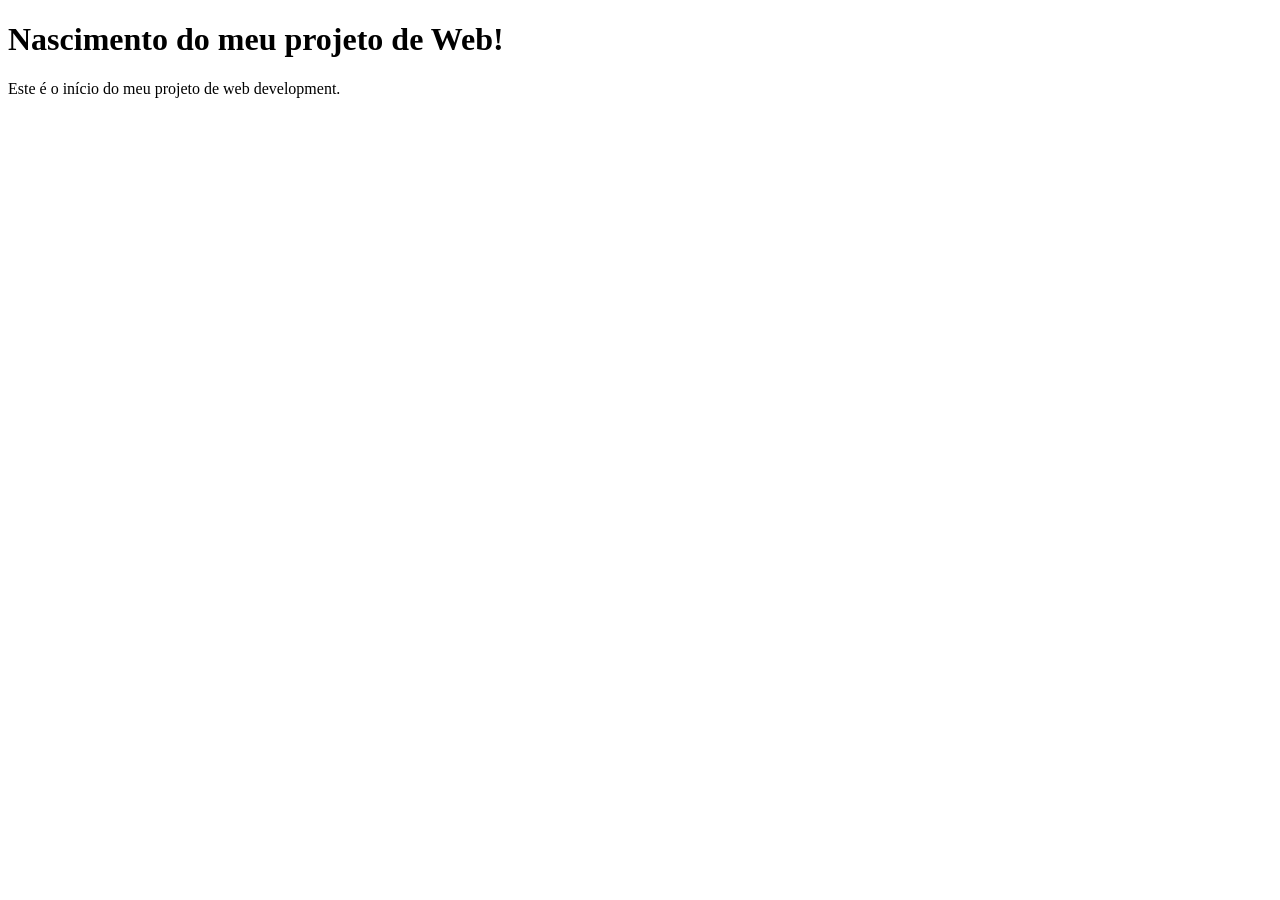
<file: index.html>
<!DOCTYPE html>
<html lang="pt-br">
<head>
    <meta charset="UTF-8">
    <meta name="viewport" content="width=device-width, initial-scale=1.0">
    <title>Nascimento do meu Projeto</title>
</head>
<body>
    <h1>Nascimento do meu projeto de Web!</h1>

    <p>Este é o início do meu projeto de web development.</p>
</body>
</html>
</file>
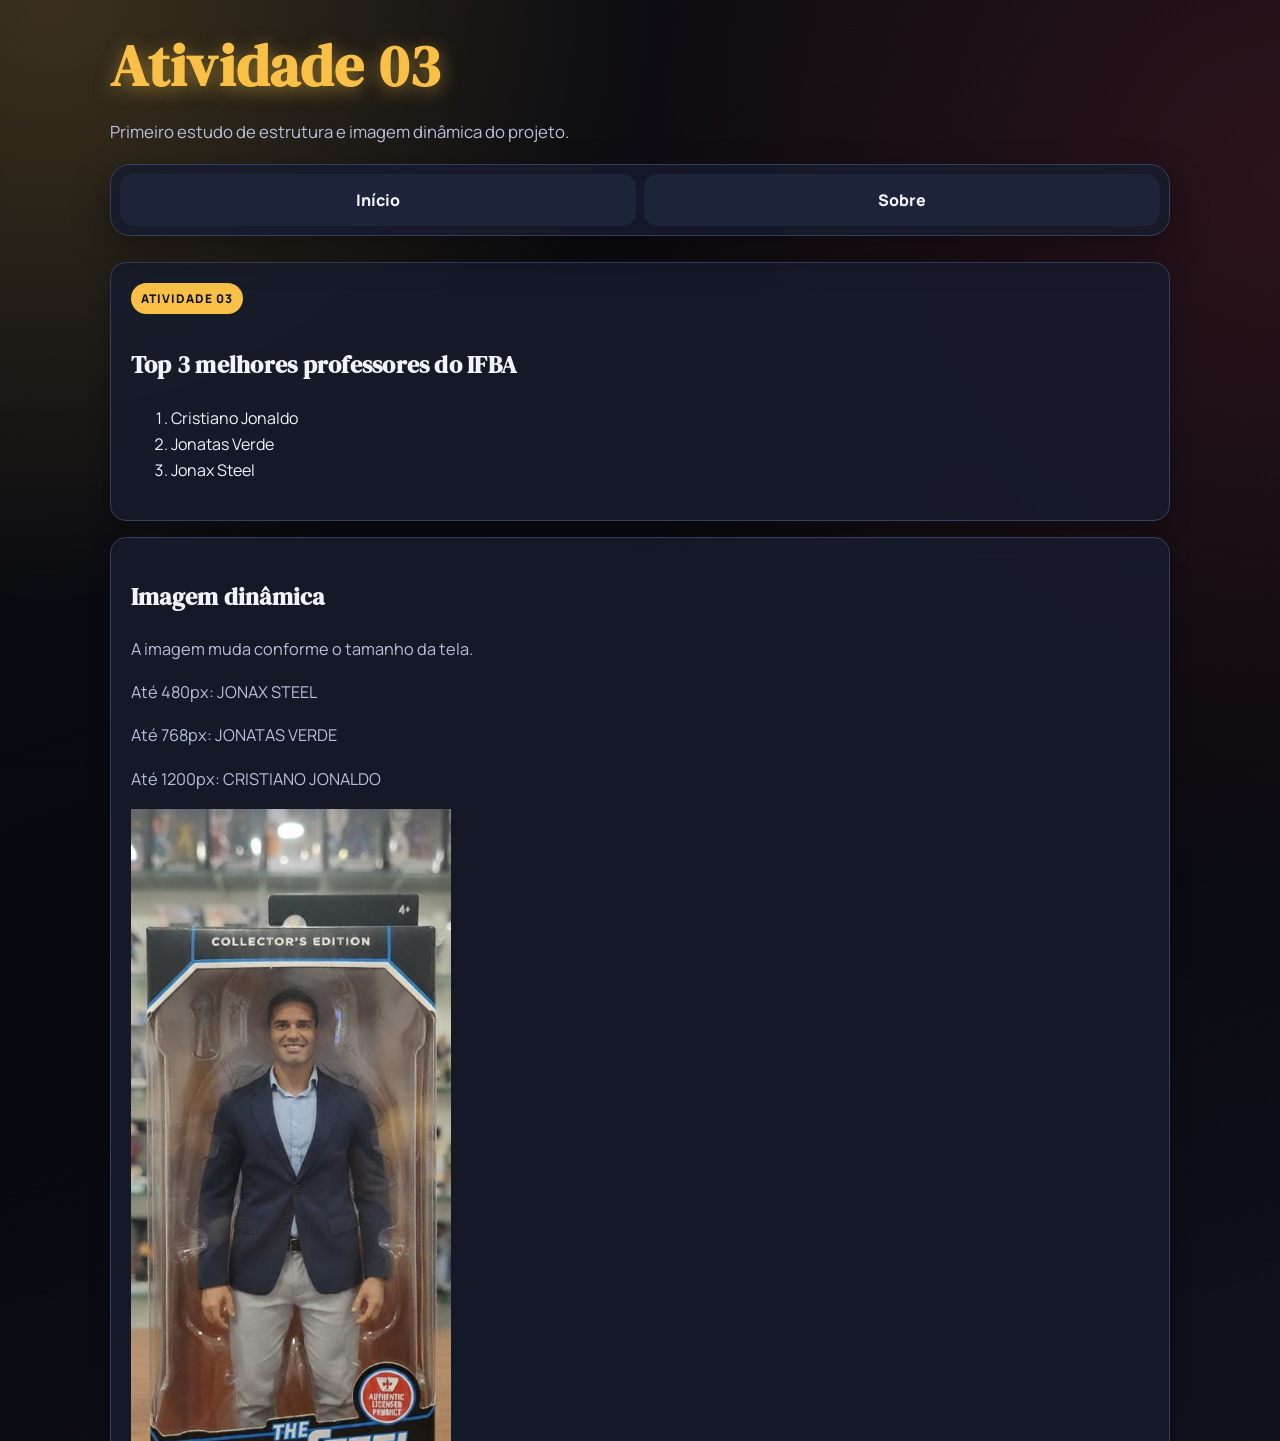
<file: infraestructure/pages/atividade-3.html>
﻿<!DOCTYPE html>
<html lang="pt-br">
<head>
    <meta charset="UTF-8">
    <meta name="viewport" content="width=device-width, initial-scale=1.0">
    <title>CinePrime | Atividade 03</title>

    <link rel="icon" href="../assets/images/logoCinema.png" type="image/png">
    <link rel="stylesheet" href="../assets/css/menu.css">
</head>
<body>
    <header>
        <h1>Atividade 03</h1>
        <p>Primeiro estudo de estrutura e imagem dinâmica do projeto.</p>

        <nav id="menu" aria-label="Menu principal">
            <ul>
                <li><a href="index.html">Início</a></li>
                <li><a href="sobre.html">Sobre</a></li>
            </ul>
        </nav>
    </header>

    <main class="container">
        <section class="box">
            <span class="badge">Atividade 03</span>
            <h2>Top 3 melhores professores do IFBA</h2>
            <ol>
                <li>Cristiano Jonaldo</li>
                <li>Jonatas Verde</li>
                <li>Jonax Steel</li>
            </ol>
        </section>

        <section class="box">
            <h2>Imagem dinâmica</h2>
            <p>A imagem muda conforme o tamanho da tela.</p>
            <p>Até 480px: JONAX STEEL</p>
            <p>Até 768px: JONATAS VERDE</p>
            <p>Até 1200px: CRISTIANO JONALDO</p>

            <picture>
                <source media="(max-width: 480px)" srcset="../assets/images/JONAX%20STEEL.jpeg" type="image/jpeg">
                <source media="(max-width: 768px)" srcset="../assets/images/JONATAS%20VERDE.png" type="image/png">
                <source media="(max-width: 1200px)" srcset="../assets/images/CRISTIANO%20JONALDO.png" type="image/png">
                <img src="../assets/images/CRISTIANO%20JONALDO.png" alt="Imagem dinâmica dos professores" width="320">
            </picture>
        </section>

        <p><a class="btn" href="index.html">Voltar para página inicial</a></p>
    </main>
</body>
</html>
</file>
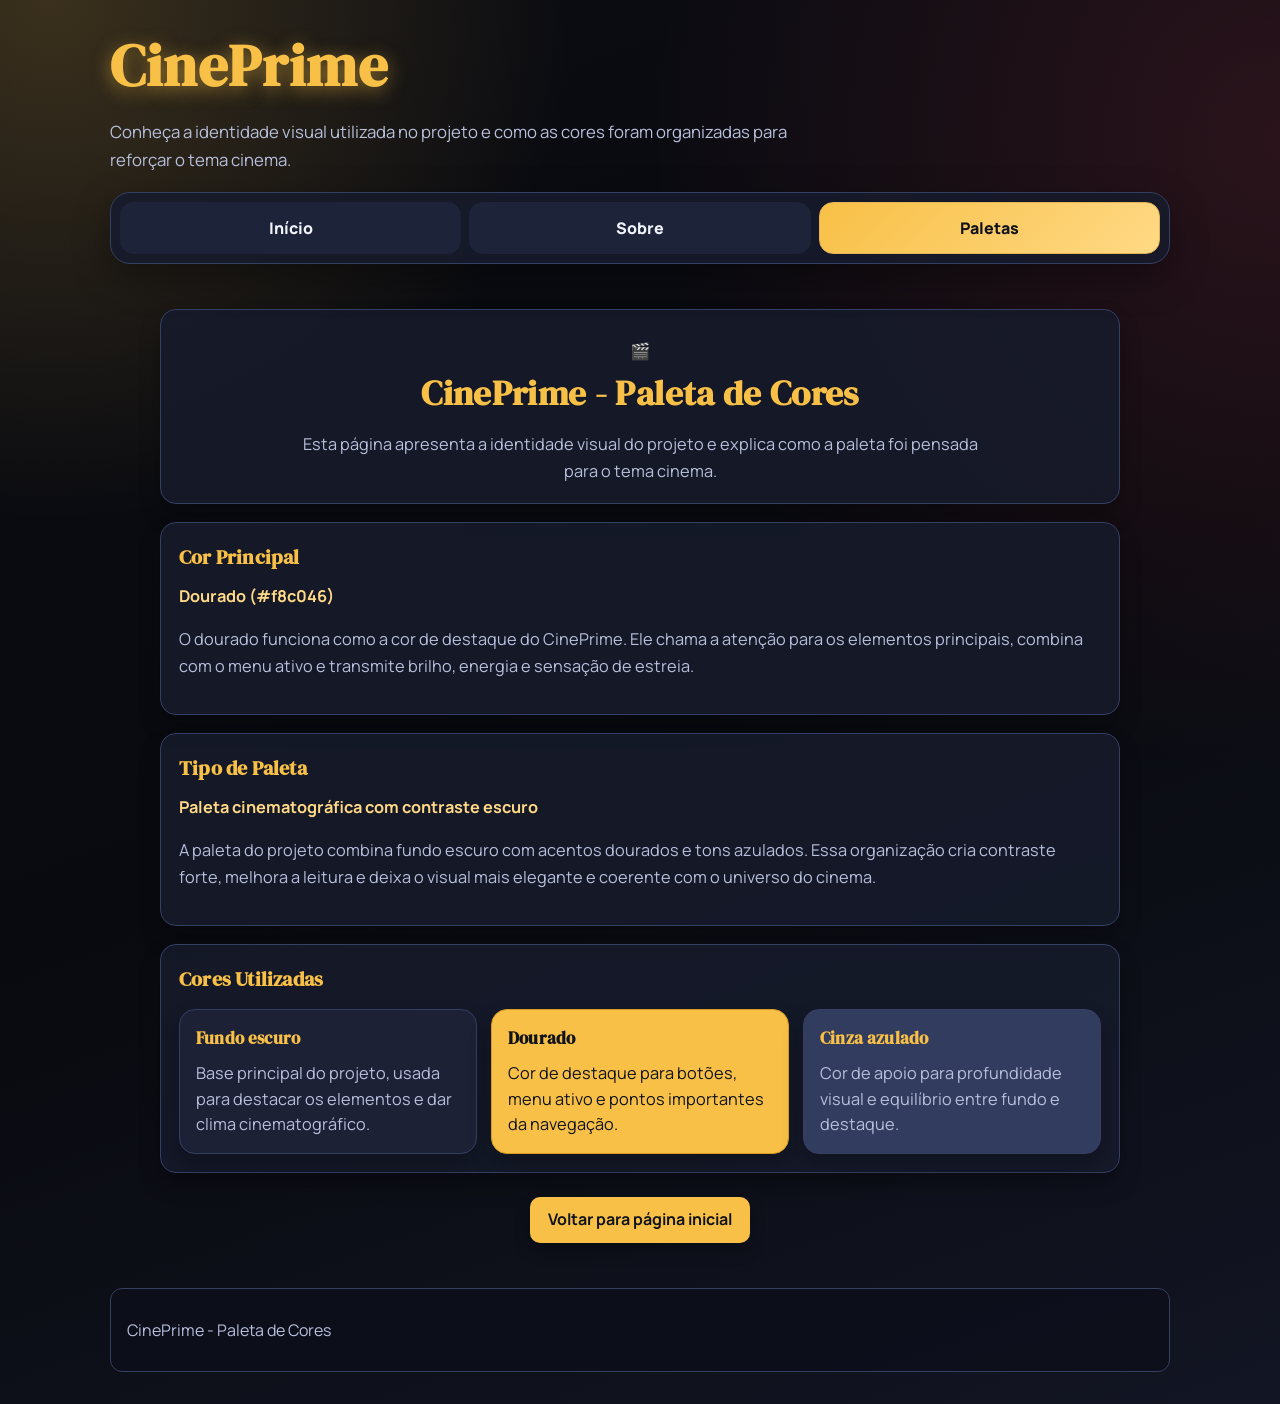
<file: infraestructure/pages/paletas.html>
﻿<!DOCTYPE html>
<html lang="pt-br">
<head>
    <meta charset="UTF-8">
    <meta name="viewport" content="width=device-width, initial-scale=1.0">
    <title>CinePrime | Paleta de Cores</title>

    <link rel="icon" href="../assets/images/logoCinema.png" type="image/png">
    <link rel="stylesheet" href="../assets/css/menu.css">
    <link rel="stylesheet" href="../assets/css/atividade-5.css">
</head>
<body>
    <header>
        <h1>CinePrime</h1>
        <p>Conheça a identidade visual utilizada no projeto e como as cores foram organizadas para reforçar o tema cinema.</p>

        <nav id="menu" aria-label="Menu principal">
            <ul>
                <li><a href="index.html">Início</a></li>
                <li><a href="sobre.html">Sobre</a></li>

                <li><a class="ativo" href="paletas.html">Paletas</a></li>
            </ul>
        </nav>
    </header>

    <main class="container">
        <section class="hero" aria-labelledby="titulo-paletas">
            <p class="emoji" aria-hidden="true">🎬</p>
            <h2 id="titulo-paletas">CinePrime - Paleta de Cores</h2>
            <p>Esta página apresenta a identidade visual do projeto e explica como a paleta foi pensada para o tema cinema.</p>
        </section>

        <section class="box">
            <h2>Cor Principal</h2>
            <p class="subtitulo">Dourado (#f8c046)</p>
            <p>O dourado funciona como a cor de destaque do CinePrime. Ele chama a atenção para os elementos principais, combina com o menu ativo e transmite brilho, energia e sensação de estreia.</p>
        </section>

        <section class="box">
            <h2>Tipo de Paleta</h2>
            <p class="subtitulo">Paleta cinematográfica com contraste escuro</p>
            <p>A paleta do projeto combina fundo escuro com acentos dourados e tons azulados. Essa organização cria contraste forte, melhora a leitura e deixa o visual mais elegante e coerente com o universo do cinema.</p>
        </section>

        <section class="box">
            <h2>Cores Utilizadas</h2>

            <div class="grade-paleta">
                <article class="card-cor cor-escura">
                    <h3>Fundo escuro</h3>
                    <p>Base principal do projeto, usada para destacar os elementos e dar clima cinematográfico.</p>
                </article>

                <article class="card-cor cor-dourada">
                    <h3>Dourado</h3>
                    <p>Cor de destaque para botões, menu ativo e pontos importantes da navegação.</p>
                </article>

                <article class="card-cor cor-azulada">
                    <h3>Cinza azulado</h3>
                    <p>Cor de apoio para profundidade visual e equilíbrio entre fundo e destaque.</p>
                </article>
            </div>
        </section>

        <nav class="acoes" aria-label="Navegação da página">
            <a class="botao" href="index.html">Voltar para página inicial</a>
        </nav>
    </main>

    <footer>
        <p>CinePrime - Paleta de Cores</p>
    </footer>
</body>
</html>
</file>
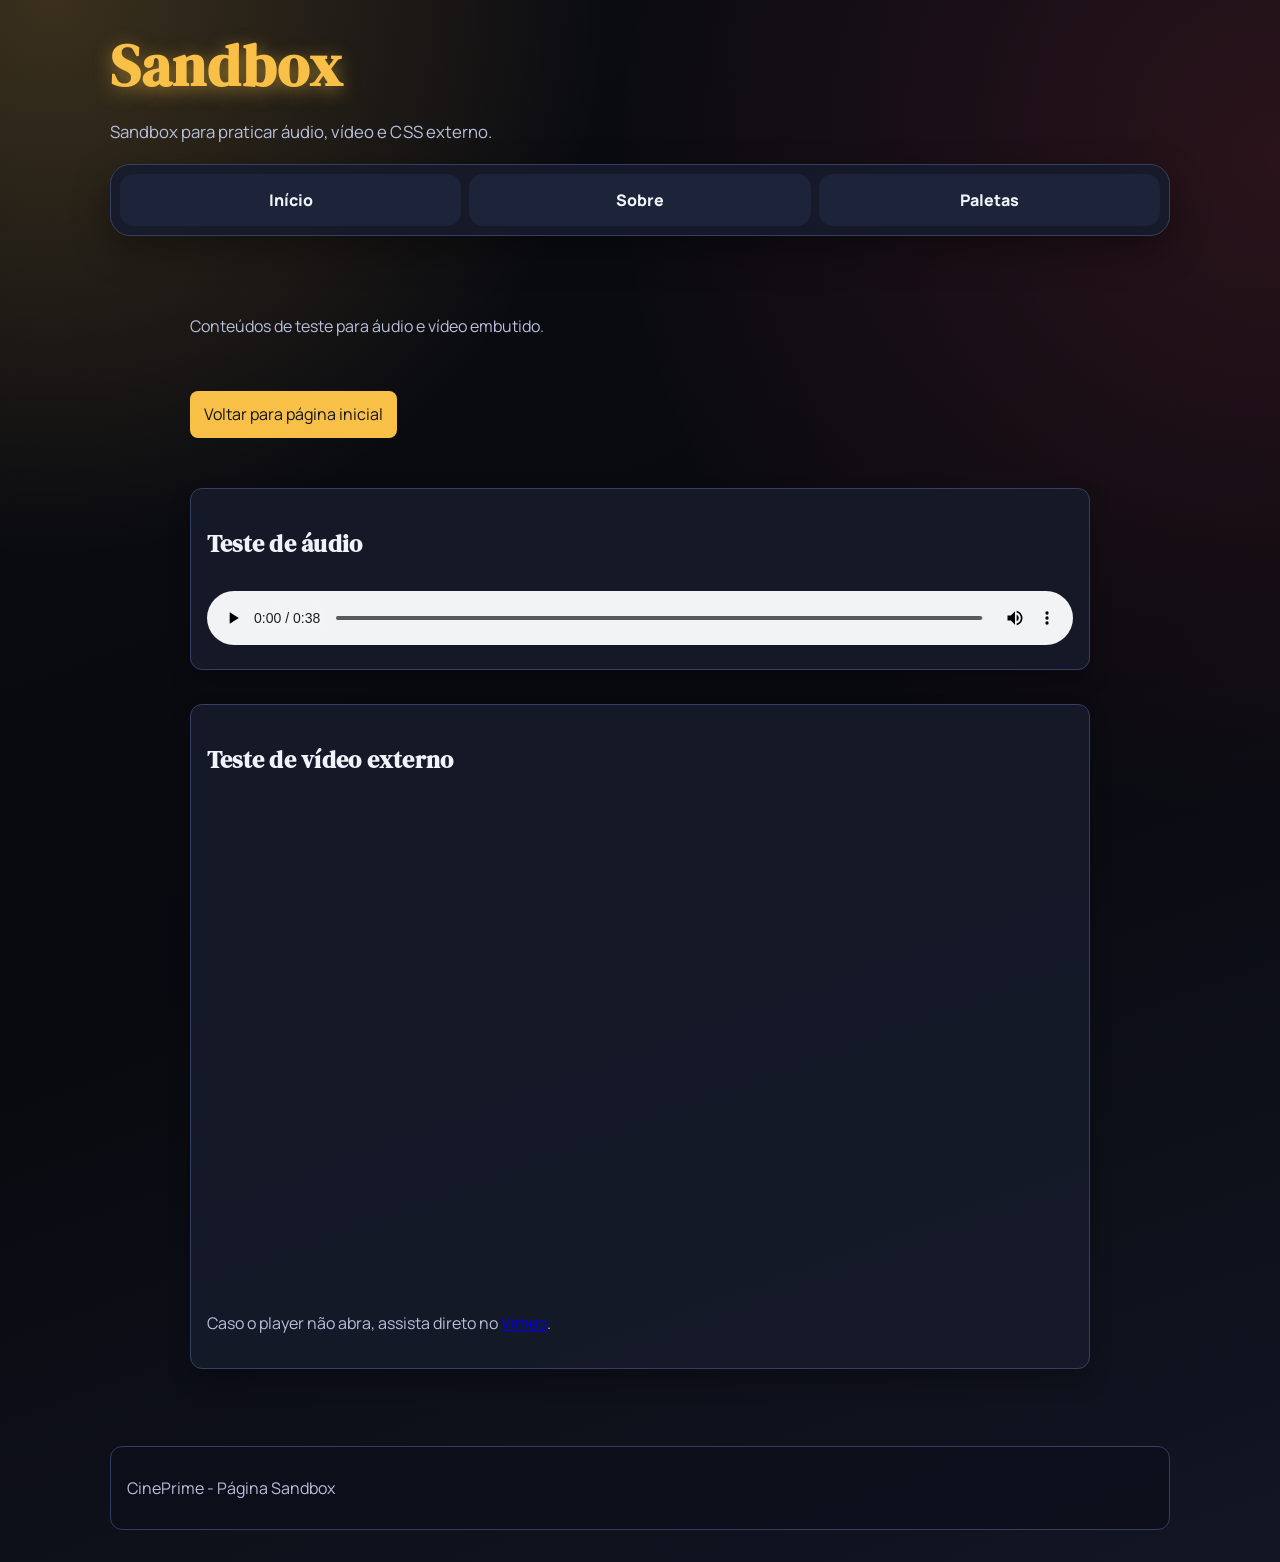
<file: infraestructure/pages/sandbox.html>
﻿<!DOCTYPE html>
<html lang="pt-br">
<head>
    <meta charset="UTF-8">
    <meta name="viewport" content="width=device-width, initial-scale=1.0">
    <title>CinePrime | Sandbox</title>

    <link rel="icon" href="../assets/images/logoCinema.png" type="image/png">
    <link rel="stylesheet" href="../assets/css/menu.css">
    <link rel="stylesheet" href="../assets/css/atividade-4.css">
</head>
<body>
    <header>
        <h1>Sandbox</h1>
        <p>Sandbox para praticar áudio, vídeo e CSS externo.</p>

        <nav id="menu" aria-label="Menu principal">
            <ul>
                <li><a href="index.html">Início</a></li>
                <li><a href="sobre.html">Sobre</a></li>

                <li><a href="paletas.html">Paletas</a></li>
            </ul>
        </nav>
    </header>

    <main class="container">
        <p class="descricao">Conteúdos de teste para áudio e vídeo embutido.</p>

        <p><a class="voltar" href="index.html">Voltar para página inicial</a></p>

        <section class="bloco">
            <h2>Teste de áudio</h2>
            <audio controls preload="metadata" autoplay loop>
                <source src="../assets/audios/subi-no-pe-de-pera-bob-128k.mp3" type="audio/mpeg">
                <p>
                    Seu navegador não reproduz áudio.
                    <a href="../assets/audios/subi-no-pe-de-pera-bob-128k.mp3" download="subi-no-pe-de-pera-bob-128k.mp3">Clique aqui para baixar</a>.
                </p>
            </audio>
        </section>

        <section class="bloco">
            <h2>Teste de vídeo externo</h2>
            <iframe
                src="https://player.vimeo.com/video/76979871"
                title="Vídeo externo no Vimeo"
                allow="autoplay; fullscreen; picture-in-picture"
                allowfullscreen>
            </iframe>
            <p>
                Caso o player não abra, assista direto no
                <a href="https://vimeo.com/76979871" target="_blank" rel="noopener noreferrer">Vimeo</a>.
            </p>
        </section>
    </main>

    <footer>
        <p>CinePrime - Página Sandbox</p>
    </footer>
</body>
</html>
</file>
<file: infraestructure/assets/css/menu.css>
@import url("https://fonts.googleapis.com/css2?family=DM+Serif+Display:ital@0;1&family=Manrope:wght@400;600;700;800&display=swap");

:root {
    --bg: #0b0c12;
    --bg-soft: #131624;
    --surface: #171b2d;
    --surface-2: #1d2338;
    --line: #353f63;
    --text: #f1f3fb;
    --muted: #b8bfdb;
    --gold: #f8c046;
    --gold-strong: #d99c22;
    --danger: #d43f52;
}

* {
    box-sizing: border-box;
}

body {
    margin: 0;
    min-height: 100vh;
    color: var(--text);
    font-family: "Manrope", "Segoe UI", sans-serif;
    line-height: 1.6;
    -webkit-font-smoothing: antialiased;
    -moz-osx-font-smoothing: grayscale;
    text-rendering: optimizeLegibility;
    background:
        radial-gradient(circle at 4% 0%, rgba(248, 192, 70, 0.2) 0%, rgba(248, 192, 70, 0) 28%),
        radial-gradient(circle at 100% 10%, rgba(212, 63, 82, 0.16) 0%, rgba(212, 63, 82, 0) 35%),
        linear-gradient(160deg, var(--bg) 0%, #090a0f 52%, #121523 100%);
}

body > header,
main,
body > footer {
    width: 94%;
    margin-left: auto;
    margin-right: auto;
}

body > header {
    margin-top: 28px;
}

h1,
h2,
h3 {
    font-family: "DM Serif Display", Georgia, serif;
    letter-spacing: 0.01em;
}

header h1 {
    margin: 0;
    font-size: clamp(2.4rem, 4.5vw, 3.8rem);
    color: var(--gold);
    text-shadow: 0 4px 18px rgba(248, 192, 70, 0.5);
    letter-spacing: 0.02em;
}

header p {
    margin: 6px 0 0;
    max-width: 70ch;
    color: var(--muted);
    font-size: 1.05rem;
}

#menu {
    margin-top: 18px;
    border: 1px solid var(--line);
    border-radius: 20px;
    background: rgba(23, 27, 45, 0.86);
    backdrop-filter: blur(5px);
    box-shadow: 0 14px 36px rgba(0, 0, 0, 0.35);
    padding: 9px;
}

#menu ul {
    list-style: none;
    margin: 0;
    padding: 0;
    display: flex;
    flex-direction: column;
    gap: 8px;
}

#menu li {
    flex: 1 1 100%;
}

#menu a {
    display: block;
    text-decoration: none;
    text-align: center;
    font-weight: 800;
    color: var(--text);
    border: 1px solid transparent;
    background: var(--surface-2);
    border-radius: 14px;
    padding: 12px 14px;
    transition: transform 0.2s ease, background-color 0.2s ease, border-color 0.2s ease;
}

#menu a:hover,
#menu a:focus-visible {
    transform: translateY(-2px);
    background: #232b48;
    border-color: #4f5f98;
    outline: none;
}

#menu a:hover {
    transform: translateY(-2px) scale(1.03);
}

#menu a.ativo {
    color: #11131c;
    background: linear-gradient(135deg, var(--gold), #ffd985);
    border-color: #e1b45a;
}

main {
    margin-top: 26px;
    display: grid;
    gap: 16px;
}

.box,
.hero,
.card,
.movie,
.contact-form {
    border: 1px solid var(--line);
    border-radius: 16px;
    background: rgba(23, 27, 45, 0.82);
    box-shadow: 0 12px 22px rgba(0, 0, 0, 0.24);
}

.hero,
.box,
.contact-form {
    padding: 20px;
}

.hero p,
.box p {
    color: var(--muted);
    font-size: 1.02rem;
}

.grid {
    display: grid;
    grid-template-columns: 1fr;
    gap: 14px;
}

.card,
.movie {
    padding: 16px;
}

.card h3,
.movie h3 {
    margin: 0 0 8px;
}

.badge {
    display: inline-block;
    margin-bottom: 12px;
    font-size: 0.75rem;
    font-weight: 800;
    text-transform: uppercase;
    letter-spacing: 0.08em;
    color: #10131e;
    background: var(--gold);
    border-radius: 999px;
    padding: 6px 10px;
}

.btn {
    display: inline-block;
    margin-top: 10px;
    text-decoration: none;
    font-weight: 700;
    color: #151823;
    background: var(--gold);
    border-radius: 10px;
    padding: 10px 14px;
}

.btn:hover {
    background: #ffd985;
}

.price {
    color: var(--gold);
    font-weight: 800;
}

.contact-form {
    display: grid;
    gap: 10px;
}

.contact-form label {
    font-weight: 700;
}

.contact-form input,
.contact-form textarea,
.contact-form select {
    width: 100%;
    border: 1px solid #425084;
    border-radius: 10px;
    padding: 10px 12px;
    background: #0f1322;
    color: var(--text);
    font: inherit;
}

.contact-form textarea {
    min-height: 110px;
    resize: vertical;
}

footer {
    margin: 24px auto 32px;
    padding: 12px 16px;
    border: 1px solid var(--line);
    border-radius: 12px;
    background: rgba(12, 15, 26, 0.85);
    color: var(--muted);
}

p,
li {
    line-height: 1.65;
}

picture img,
img {
    max-width: 100%;
    height: auto;
}

@media (min-width: 601px) {
    body > header,
    main,
    body > footer {
        width: 92%;
    }

    body > header {
        margin-top: 20px;
    }

    #menu ul {
        flex-direction: row;
        flex-wrap: wrap;
    }

    #menu li {
        flex: 1 1 48%;
    }

    .grid {
        grid-template-columns: repeat(auto-fit, minmax(45%, 1fr));
    }
}

@media (min-width: 1025px) {
    body > header,
    main,
    body > footer {
        width: min(1060px, 88%);
    }

    #menu li {
        flex: 1 1 30%;
    }

    .grid {
        grid-template-columns: repeat(auto-fit, minmax(30%, 1fr));
    }
}
</file>
<file: infraestructure/assets/css/atividade-5.css>
/* ========================================
   ESTILOS ESPECÍFICOS - PALETAS (Atividade 5)
   ======================================== */

.container {
    width: 94%;
    margin: 6% auto;
    display: grid;
    gap: 18px;
}

.hero,
.box,
.card-cor {
    border: 1px solid var(--line);
    border-radius: 16px;
    background: rgba(23, 27, 45, 0.82);
    box-shadow: 0 12px 22px rgba(0, 0, 0, 0.24);
}

.hero,
.box {
    padding: 20px;
}

.hero {
    text-align: center;
}

.emoji {
    margin: 0 0 10px;
    font-size: 2rem;
}

.hero h2 {
    margin: 0;
    color: var(--gold);
    font-size: clamp(1.7rem, 3vw, 2.2rem);
}

.hero p,
.box p {
    color: var(--muted);
}

.hero p {
    margin: 10px auto 0;
    max-width: 70ch;
}

.box h2 {
    margin: 0 0 10px;
    color: var(--gold);
    font-size: 1.25rem;
}

.subtitulo {
    margin-top: 6px !important;
    color: #ffd985 !important;
    font-weight: 700;
}

.grade-paleta {
    display: grid;
    grid-template-columns: 1fr;
    gap: 14px;
    margin-top: 14px;
}

.card-cor {
    padding: 16px;
}

.card-cor h3 {
    margin: 0 0 8px;
    color: var(--gold);
    font-size: 1.05rem;
}

.card-cor p {
    margin: 0;
    color: var(--muted);
    line-height: 1.55;
}

.cor-escura {
    background: rgba(29, 35, 56, 0.9);
}

.cor-dourada {
    background: #f8c046;
    border-color: #d99c22;
}

.cor-azulada {
    background: rgba(53, 63, 100, 0.92);
}

.cor-escura,
.cor-dourada,
.cor-azulada {
    min-height: 118px;
    display: flex;
    flex-direction: column;
    justify-content: center;
    transition: transform 0.22s ease, box-shadow 0.22s ease;
    cursor: pointer;
}

.cor-escura:hover,
.cor-dourada:hover,
.cor-azulada:hover {
    transform: scale(1.05);
    box-shadow: 0 16px 28px rgba(0, 0, 0, 0.28);
}

.cor-dourada h3,
.cor-dourada p {
    color: #11131c;
}

.cor-dourada h3 {
    text-shadow: none;
}

.acoes {
    text-align: center;
    margin-top: 6px;
}

.botao {
    display: inline-block;
    text-decoration: none;
    color: #11131c;
    background: var(--gold);
    border-radius: 10px;
    padding: 10px 18px;
    font-weight: 700;
    box-shadow: 0 8px 16px rgba(0, 0, 0, 0.22);
    transition: transform 0.2s ease, background-color 0.2s ease;
}

.botao:hover {
    transform: translateY(-1px) scale(1.03);
    background: var(--gold-strong);
}

@media (min-width: 601px) {
    .container {
        width: 92%;
    }

    .hero,
    .box {
        padding: 18px;
    }

    .grade-paleta {
        grid-template-columns: repeat(2, minmax(0, 1fr));
    }
}

@media (min-width: 1025px) {
    .container {
        width: min(960px, 88%);
        margin: 3.5% auto;
    }

    .grade-paleta {
        grid-template-columns: repeat(3, minmax(0, 1fr));
    }
}
</file>
<file: infraestructure/assets/css/atividade-4.css>
/* ========================================
   ESTILOS ESPECÍFICOS - SANDBOX (Atividade 4)
   ======================================== */

.container {
    width: 94%;
    margin: 6% auto;
}

.descricao {
    margin: 0 0 20px;
    color: var(--muted);
}

.voltar {
    display: inline-block;
    text-decoration: none;
    color: #11131c;
    background: var(--gold);
    padding: 10px 14px;
    border-radius: 8px;
    transition: background 0.2s ease;
}

.voltar:hover {
    background: #ffd985;
}

.bloco {
    background: rgba(23, 27, 45, 0.82);
    border: 1px solid var(--line);
    border-radius: 12px;
    padding: 16px;
    margin-top: 18px;
    box-shadow: 0 12px 22px rgba(0, 0, 0, 0.24);
}

audio {
    width: 100%;
    margin-top: 8px;
}

iframe {
    width: 100%;
    border: 0;
    border-radius: 8px;
    aspect-ratio: 16 / 9;
}

footer {
    margin: 24px auto 32px;
    padding: 12px 16px;
    border: 1px solid var(--line);
    border-radius: 12px;
    background: rgba(12, 15, 26, 0.85);
    color: var(--muted);
}

p,
li {
    color: var(--muted);
}

@media (min-width: 601px) {
    .container {
        width: 92%;
    }
}

@media (min-width: 1025px) {
    .container {
        width: min(900px, 88%);
    }
}
</file>
